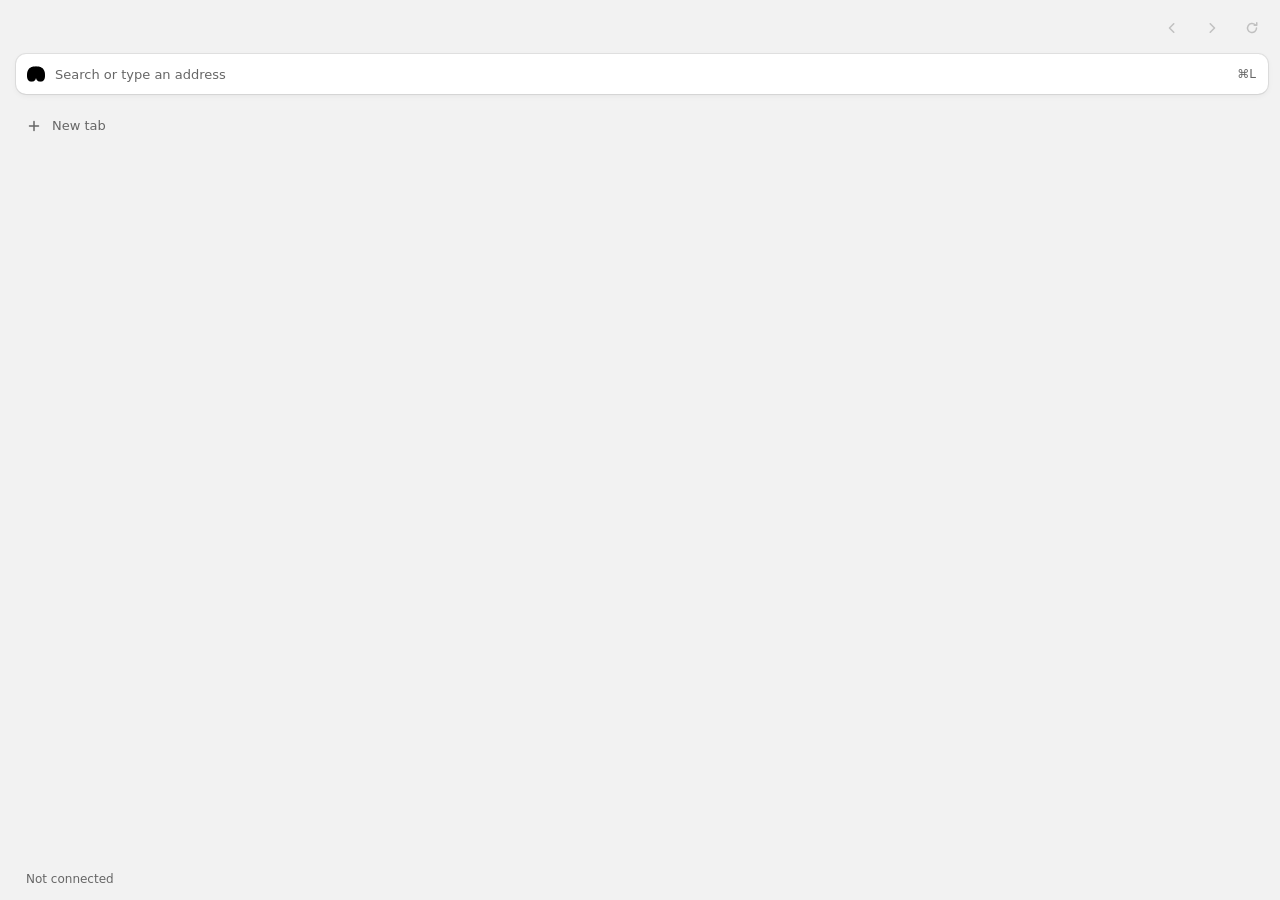
<file: src/shell_ui/index.html>
<!doctype html>
<!-- The shell page: the sidebar beside the web page. Served from ass://shell/. -->
<html lang="en">
  <head>
    <meta charset="utf-8">
    <meta name="color-scheme" content="light dark">
    <title>Ass</title>
    <link rel="stylesheet" href="shell.css">
    <script src="shell.js" defer></script>
  </head>
  <body>
    <!-- The mark at the two sizes the sidebar uses. shell.js draws each path from the mark's construction. -->
    <svg class="defs" aria-hidden="true" focusable="false">
      <symbol id="mark-18" viewBox="-1 -1 2 2"><path></path></symbol>
      <symbol id="mark-16" viewBox="-1 -1 2 2"><path></path></symbol>
    </svg>

    <nav class="nav" aria-label="Page">
      <button class="icon" id="back" type="button" aria-label="Back" disabled>
        <svg viewBox="0 0 16 16" aria-hidden="true"><path d="M9.75 3.75 5.5 8l4.25 4.25"></path></svg>
      </button>
      <button class="icon" id="forward" type="button" aria-label="Forward" disabled>
        <svg viewBox="0 0 16 16" aria-hidden="true"><path d="M6.25 3.75 10.5 8l-4.25 4.25"></path></svg>
      </button>
      <button class="icon swap" id="reload" type="button" aria-label="Reload" disabled>
        <svg class="when-idle" viewBox="0 0 16 16" aria-hidden="true"><path d="M12.5 8a4.5 4.5 0 1 1-1.32-3.18"></path><path d="M12.75 2.75v2.5h-2.5"></path></svg>
        <svg class="when-busy" viewBox="0 0 16 16" aria-hidden="true"><path d="M4.75 4.75l6.5 6.5M11.25 4.75l-6.5 6.5"></path></svg>
      </button>
    </nav>

    <div class="omni" id="omni">
      <div class="omni-box">
        <div class="omni-row" id="omni-row">
          <svg class="mark" aria-hidden="true" focusable="false"><use href="#mark-18"></use></svg>
          <span class="field">
            <input id="address" type="text" role="combobox" aria-label="Address or search" aria-autocomplete="list"
              aria-expanded="false" aria-controls="suggestions" aria-keyshortcuts="Meta+L" placeholder="Search or type an address"
              autocomplete="off" autocapitalize="off" spellcheck="false" enterkeyhint="go">
            <span class="shown" aria-hidden="true"><span class="scheme"></span><span class="host"><span class="host-text"></span></span><span class="rest"></span></span>
          </span>
          <kbd aria-hidden="true">⌘L</kbd>
        </div>
        <p class="error" id="address-error" role="alert" hidden></p>
        <ul class="suggestions" id="suggestions" role="listbox" aria-label="Suggestions" hidden></ul>
      </div>
    </div>

    <!-- The tabs and the New tab row are one list: the row sits under the last tab. -->
    <div class="list">
      <ul class="tabs" id="tabs" aria-label="Tabs"></ul>
      <p class="empty" id="empty" hidden>No tabs. Type above to open one.</p>
      <button class="newtab" id="new-tab" type="button" aria-keyshortcuts="Meta+T">
        <svg viewBox="0 0 16 16" aria-hidden="true"><path d="M8 3.5v9M3.5 8h9"></path></svg>
        <span>New tab</span>
      </button>
    </div>
    <p class="status" id="status" role="status"></p>

    <template id="tab-row">
      <li class="tab">
        <button class="tab-main" type="button">
          <svg class="glyph" aria-hidden="true" focusable="false"><use href="#mark-16"></use></svg>
          <span class="title" dir="auto"></span><span class="sr busy"></span>
        </button>
        <button class="tab-close" type="button">
          <svg viewBox="0 0 16 16" aria-hidden="true"><path d="M5.25 5.25l5.5 5.5M10.75 5.25l-5.5 5.5"></path></svg>
        </button>
      </li>
    </template>

    <template id="suggestion-row">
      <li class="suggestion" role="option" aria-selected="false">
        <svg class="glyph for-tab" aria-hidden="true" focusable="false"><use href="#mark-16"></use></svg>
        <svg class="glyph for-address" viewBox="0 0 16 16" aria-hidden="true"><path d="M3.5 8h9M9 4.5 12.5 8 9 11.5"></path></svg>
        <svg class="glyph for-search" viewBox="0 0 16 16" aria-hidden="true"><circle cx="7" cy="7" r="4.25"></circle><path d="m10.25 10.25 3 3"></path></svg>
        <span class="label"><span class="verb"></span><span class="text" dir="auto"></span></span>
        <small class="hint"></small>
      </li>
    </template>
  </body>
</html>
</file>
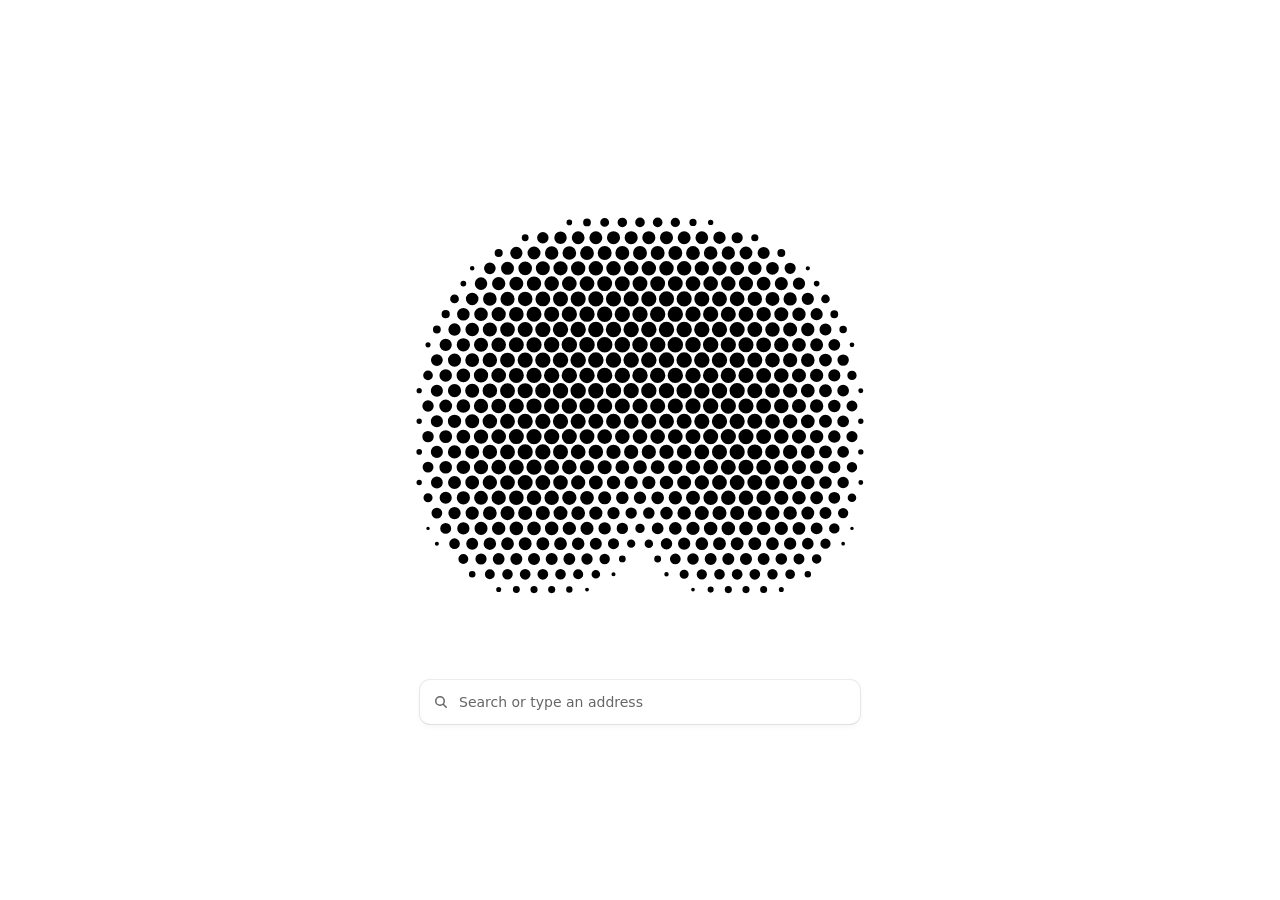
<file: src/start_ui/index.html>
<!doctype html>
<!-- The start page: the mark in dots, and one field under it. Its own files only: nothing inline,
     nothing from elsewhere. Built from the new-tab view of design/shell-prototype.html. -->
<html lang="en">
  <head>
    <meta charset="utf-8">
    <meta name="color-scheme" content="light dark">
    <title>New tab</title>
    <link rel="stylesheet" href="start.css">
    <script src="start.js" defer></script>
  </head>
  <body>
    <main class="start">
      <h1 class="sr">New tab</h1>
      <canvas id="hero" aria-hidden="true"></canvas>
      <form method="get" action="go" role="search">
        <!-- A label, so a click anywhere on the field puts the caret in it without a script. -->
        <label class="ask">
          <svg viewBox="0 0 16 16" aria-hidden="true"><circle cx="7" cy="7" r="4.25"></circle><path d="m10.25 10.25 3 3"></path></svg>
          <input id="q" name="q" type="text" aria-label="Search or type an address" placeholder="Search or type an address"
            autocomplete="off" autocapitalize="off" spellcheck="false" enterkeyhint="go">
        </label>
      </form>
    </main>
  </body>
</html>
</file>
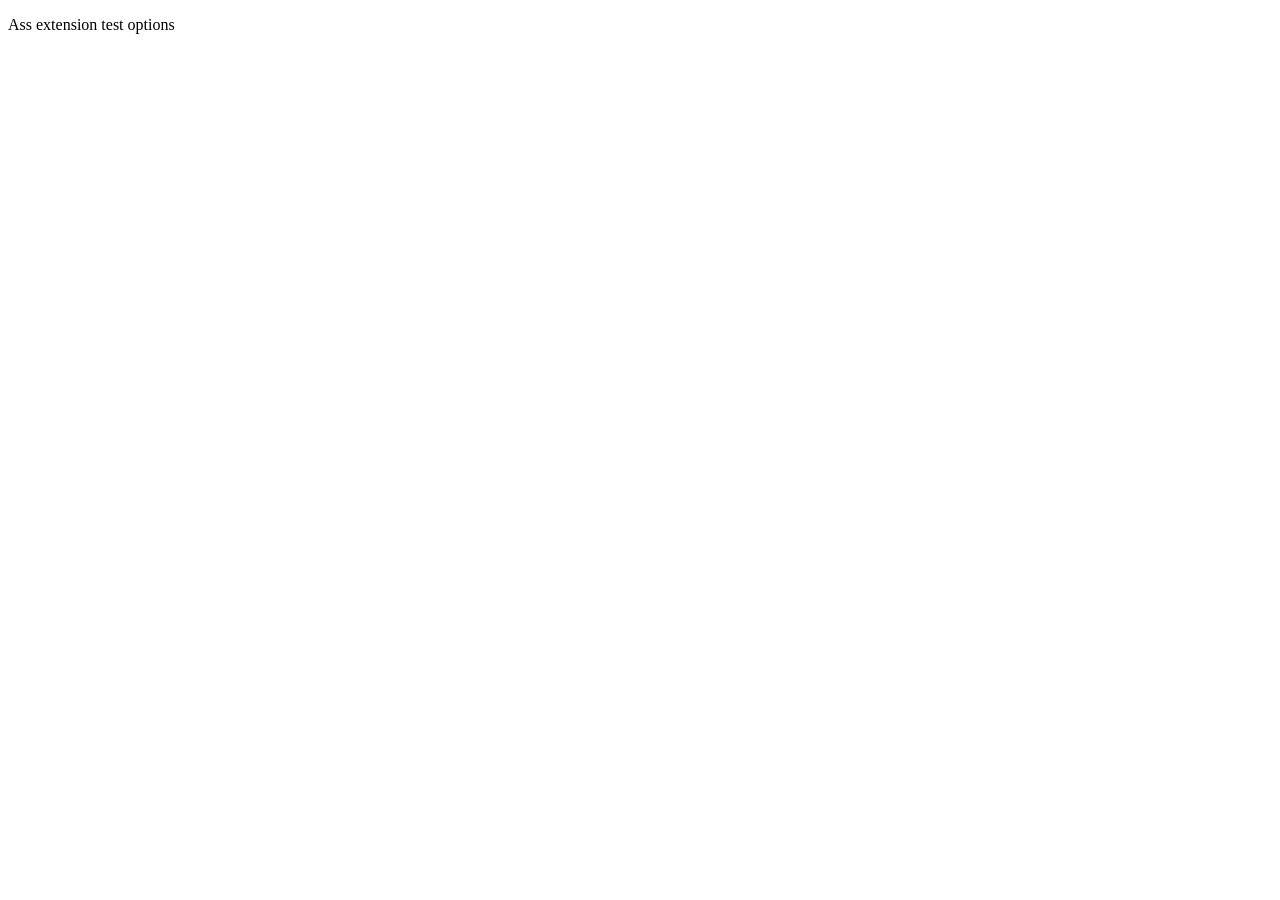
<file: tests/extension/options.html>
<!doctype html>
<html>
<head><meta charset="utf-8"><title>Ass extension test options</title></head>
<body>
<p>Ass extension test options</p>
<pre id="ass-records"></pre>
<script src="config.js"></script>
<script src="lib.js"></script>
<script src="options.js"></script>
</body>
</html>
</file>
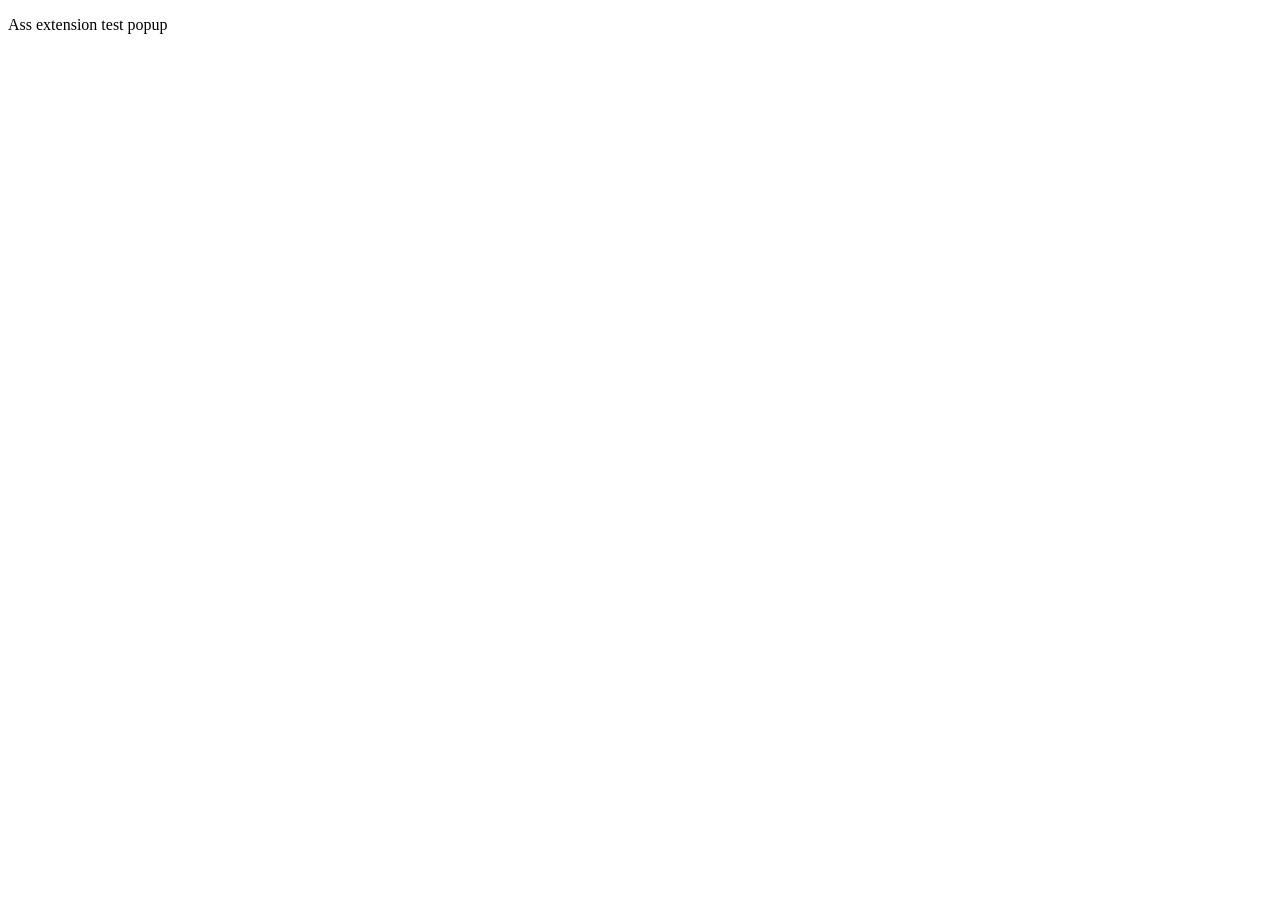
<file: tests/extension/popup.html>
<!doctype html>
<html>
<head><meta charset="utf-8"><title>Ass extension test popup</title></head>
<body>
<p>Ass extension test popup</p>
<pre id="ass-records"></pre>
<script src="config.js"></script>
<script src="lib.js"></script>
<script src="popup.js"></script>
</body>
</html>
</file>
<file: src/shell_ui/shell.css>
/* The shell page: the sidebar, 272 px wide, the full height of the window.
   Ported from design/shell-prototype.html. */

/* Theme. Two colors draw everything: ink and ground. Every other color is mixed
   from them here, and the rules below use only these tokens. A theme setting can
   later set --ink and --ground and choose the light or the dark set by its ground;
   nothing else has to change. */
:root {
  --ink: #000000;
  --ground: #ffffff;
  --radius: 10px;

  --chrome: color-mix(in srgb, var(--ink) 5%, var(--ground));
  --page: var(--ground);
  --raised: var(--ground);
  --hover: color-mix(in srgb, var(--ink) 6%, transparent);
  --active: color-mix(in srgb, var(--ink) 10%, transparent);
  --line: color-mix(in srgb, var(--ink) 12%, transparent);
  --muted: color-mix(in srgb, var(--ink) 60%, var(--ground));
  --tint: color-mix(in srgb, var(--ink) 18%, transparent);
  --scrim: color-mix(in srgb, var(--chrome) 62%, transparent);
  --elev: 0 0 0 1px color-mix(in srgb, var(--ink) 7%, transparent), 0 1px 2px -1px color-mix(in srgb, var(--ink) 8%, transparent), 0 2px 6px color-mix(in srgb, var(--ink) 5%, transparent);
  /* The prototype's --pop without its widest layer, which this narrow view would cut off. */
  --pop: 0 0 0 1px color-mix(in srgb, var(--ink) 9%, transparent), 0 10px 28px -10px color-mix(in srgb, var(--ink) 22%, transparent);

  --font-ui: system-ui, -apple-system, "Segoe UI", Roboto, "Helvetica Neue", sans-serif;
  --swap: cubic-bezier(0.2, 0, 0, 1);
  color-scheme: light;
}

@media (prefers-color-scheme: dark) {
  :root {
    --ink: #ffffff;
    --ground: #000000;
    --chrome: var(--ground);
    --page: color-mix(in srgb, var(--ink) 6%, var(--ground));
    --raised: color-mix(in srgb, var(--ink) 11%, var(--ground));
    --elev: 0 0 0 1px color-mix(in srgb, var(--ink) 9%, transparent);
    --pop: 0 0 0 1px color-mix(in srgb, var(--ink) 15%, transparent);
    color-scheme: dark;
  }
}

*, *::before, *::after { box-sizing: border-box; }
[hidden] { display: none !important; }
html { height: 100%; -webkit-font-smoothing: antialiased; }
body {
  height: 100%;
  margin: 0;
  overflow: hidden;
  display: flex;
  flex-direction: column;
  gap: 10px;
  padding: 12px 12px 12px 16px;
  background: var(--chrome);
  color: var(--ink);
  font: 13px/1.45 var(--font-ui);
  cursor: default;
  user-select: none;
}
button, input { font: inherit; color: inherit; }
button { border: 0; background: none; padding: 0; margin: 0; cursor: default; }
p, ul { margin: 0; padding: 0; }
ul { list-style: none; }
svg { width: 16px; height: 16px; flex: none; fill: none; stroke: currentColor; stroke-width: 1.5; stroke-linecap: round; stroke-linejoin: round; }
kbd { font: 12px var(--font-ui); color: var(--muted); }
:focus-visible { outline: 2px solid var(--ink); outline-offset: 2px; }
::selection { background: var(--tint); }
.defs { position: absolute; width: 0; height: 0; overflow: hidden; }
.sr { position: absolute; width: 1px; height: 1px; overflow: hidden; clip-path: inset(50%); white-space: nowrap; }

/* The mark, filled in. It fades in and out while a page loads. */
.mark, .glyph use { fill: currentColor; stroke: none; }
.mark { width: 18px; height: 18px; }
@keyframes breathe { 50% { opacity: 0.35; } }

/* Back, forward, reload */
.nav { height: 32px; flex: none; display: flex; justify-content: flex-end; gap: 8px; -webkit-app-region: drag; }
.nav .icon { -webkit-app-region: no-drag; }
.icon {
  position: relative;
  width: 32px;
  height: 32px;
  display: grid;
  place-items: center;
  border-radius: calc(var(--radius) - 2px);
  color: var(--muted);
  transition: background-color 100ms ease-out, color 100ms ease-out, scale 150ms ease-out;
}
.icon::after { content: ""; position: absolute; inset: -4px; }
.icon:enabled:hover { background: var(--hover); color: var(--ink); }
.icon:enabled:active { scale: 0.96; }
.icon:disabled { opacity: 0.35; }
/* Reload turns into stop while the page loads: both icons stay, one fades into the other. */
.swap svg { grid-area: 1 / 1; transition: opacity 150ms var(--swap), scale 150ms var(--swap), filter 150ms var(--swap); }
.swap .when-busy, .swap.busy .when-idle { opacity: 0; scale: 0.25; filter: blur(4px); }
.swap.busy .when-busy { opacity: 1; scale: 1; filter: none; }

/* The address field. At rest it shows the host; while editing it floats over the
   tab list with the suggestions under it, so the list never moves. */
.omni { position: relative; z-index: 1; height: 40px; flex: none; }
.omni-box {
  position: absolute;
  inset: 0 0 auto;
  border-radius: var(--radius);
  background: var(--page);
  box-shadow: var(--elev);
  transition: background-color 100ms ease-out, box-shadow 100ms ease-out;
}
.omni.editing .omni-box { background: var(--raised); box-shadow: var(--pop); }
/* While the panel is open, the prototype's scrim quiets the sidebar behind it.
   A click on it closes the panel. */
.omni.open::before { content: ""; position: fixed; inset: 0; background: var(--scrim); animation: fade 100ms ease-out; }
@keyframes fade { from { opacity: 0; } }
.omni-row { height: 40px; display: flex; align-items: center; gap: 10px; padding: 0 12px 0 11px; cursor: text; }
.omni.loading .mark { animation: breathe 700ms ease-in-out infinite; }
.field { position: relative; flex: 1; min-width: 0; height: 100%; }
.field input {
  width: 100%;
  height: 100%;
  padding: 0;
  border: 0;
  outline: 0;
  background: none;
  color: var(--ink);
  caret-color: var(--ink);
  text-overflow: ellipsis;
  user-select: text;
}
.field input::placeholder { color: var(--muted); opacity: 1; }
.omni:not(.editing) .field input { color: transparent; }
.omni.editing .shown, .omni.editing kbd { display: none; }
/* Host in ink, the rest dimmed. A host too long to fit is cut at its start, so the
   part that names the site, at its end, is the part that stays visible. */
.shown { position: absolute; inset: 0; display: flex; align-items: center; white-space: nowrap; overflow: hidden; pointer-events: none; }
.scheme, .rest { color: var(--muted); }
.scheme { flex: none; }
.host { flex: 0 1 auto; min-width: 0; overflow: hidden; text-overflow: ellipsis; direction: rtl; }
.host-text { direction: ltr; unicode-bidi: isolate; }
/* The path gets only the room the host leaves, so it never squeezes the host. */
.rest { flex: 1 1 0; min-width: 0; overflow: hidden; text-overflow: ellipsis; }

.error { padding: 0 12px 10px 39px; font-size: 12px; line-height: 1.4; overflow-wrap: anywhere; text-wrap: pretty; user-select: text; }
.suggestions { padding: 4px; border-top: 1px solid var(--line); }
.suggestion {
  height: 36px;
  display: flex;
  align-items: center;
  gap: 10px;
  padding: 0 8px 0 7px;
  border-radius: calc(var(--radius) - 4px);
  color: var(--muted);
}
/* Hover is the pointer's alone; the highlight (what Enter runs) follows the keyboard. */
.suggestion:hover { background: var(--hover); }
.suggestion[aria-selected="true"] { background: var(--active); color: var(--ink); }
/* A tab that closed after the user typed: its row keeps its place and does nothing. */
.suggestion[aria-disabled="true"] { opacity: 0.35; }
.suggestion .glyph { display: none; }
.suggestion[data-kind="tab"] .for-tab, .suggestion[data-kind="address"] .for-address, .suggestion[data-kind="search"] .for-search { display: block; }
.label { flex: 1; min-width: 0; overflow: hidden; text-overflow: ellipsis; white-space: nowrap; }
.verb:not(:empty) { margin-right: 0.3em; }
.text { color: var(--ink); }
.hint { flex: none; font-size: 12px; color: var(--muted); }

/* Tabs */
.list { flex: 0 1 auto; min-height: 0; display: flex; flex-direction: column; gap: 2px; }
.tabs {
  flex: 0 1 auto;
  min-height: 0;
  display: flex;
  flex-direction: column;
  gap: 2px;
  overflow-y: auto;
  overscroll-behavior: contain;
  scrollbar-width: thin;
  scrollbar-color: var(--line) transparent;
}
.tab {
  position: relative;
  height: 40px;
  flex: none;
  border-radius: calc(var(--radius) - 2px);
  color: var(--muted);
  transition: background-color 100ms ease-out, color 100ms ease-out;
}
.tab:hover { background: var(--hover); color: var(--ink); }
.tab.active { background: var(--active); color: var(--ink); }
.tab-main {
  width: 100%;
  height: 100%;
  display: flex;
  align-items: center;
  gap: 10px;
  padding: 0 10px;
  border-radius: inherit;
  text-align: left;
}
.tab.active .tab-main { font-weight: 600; }
.tab-main:focus-visible, .newtab:focus-visible { outline-offset: -2px; }
.title { flex: 1; min-width: 0; overflow: hidden; text-overflow: ellipsis; white-space: nowrap; }
.tab.loading .glyph { animation: breathe 700ms ease-in-out infinite; }
/* The close button shows on hover and on keyboard focus; the title makes room for it. */
.tab-close {
  position: absolute;
  top: 6px;
  right: 6px;
  width: 28px;
  height: 28px;
  display: grid;
  place-items: center;
  border-radius: calc(var(--radius) - 4px);
  color: var(--muted);
  opacity: 0;
  transition: opacity 100ms ease-out, background-color 100ms ease-out, color 100ms ease-out, scale 150ms ease-out;
}
.tab-close::after { content: ""; position: absolute; inset: -6px; }
/* Keyboard focus on either button shows the close button; a mouse click does not. */
.tab:hover .tab-close, .tab-main:focus-visible + .tab-close, .tab-close:focus-visible { opacity: 1; }
.tab:hover .tab-main, .tab:focus-within .tab-main { padding-right: 40px; }
.tab-close:hover { background: var(--hover); color: var(--ink); }
.tab-close:active { scale: 0.96; }

.empty { padding: 10px; color: var(--muted); }

.newtab {
  height: 40px;
  flex: none;
  display: flex;
  align-items: center;
  gap: 10px;
  padding: 0 10px;
  border-radius: calc(var(--radius) - 2px);
  color: var(--muted);
  text-align: left;
  transition: background-color 100ms ease-out, color 100ms ease-out;
}
.newtab span { flex: 1; }
.newtab:hover { background: var(--hover); color: var(--ink); }
.newtab.on { background: var(--active); color: var(--ink); font-weight: 600; }

.status { margin-top: auto; padding: 0 10px; font-size: 12px; color: var(--muted); }
.status:empty { display: none; }

@media (prefers-reduced-motion: reduce) {
  *, *::before, *::after { transition-duration: 0.01ms !important; animation: none !important; }
  /* Without motion, a loading mark is shown dimmed instead. */
  .omni.loading .mark, .tab.loading .glyph { opacity: 0.45; }
}
</file>
<file: src/start_ui/start.css>
/* The start page: the mark in dots and one field, in a tab's page area.
   From design/shell-prototype.html (.start, #hero and .ask). */

/* Theme. The same two colors and the same mixes as src/shell_ui/shell.css; the
   rules below use only these tokens. */
:root {
  --ink: #000000;
  --ground: #ffffff;
  --radius: 10px;

  --page: var(--ground);
  --raised: var(--ground);
  --muted: color-mix(in srgb, var(--ink) 60%, var(--ground));
  --tint: color-mix(in srgb, var(--ink) 18%, transparent);
  --elev: 0 0 0 1px color-mix(in srgb, var(--ink) 7%, transparent), 0 1px 2px -1px color-mix(in srgb, var(--ink) 8%, transparent), 0 2px 6px color-mix(in srgb, var(--ink) 5%, transparent);
  --pop: 0 0 0 1px color-mix(in srgb, var(--ink) 9%, transparent), 0 10px 28px -10px color-mix(in srgb, var(--ink) 22%, transparent);

  --font-ui: system-ui, -apple-system, "Segoe UI", Roboto, "Helvetica Neue", sans-serif;
  color-scheme: light;
}

@media (prefers-color-scheme: dark) {
  :root {
    --ink: #ffffff;
    --ground: #000000;
    --page: color-mix(in srgb, var(--ink) 6%, var(--ground));
    --raised: color-mix(in srgb, var(--ink) 11%, var(--ground));
    --elev: 0 0 0 1px color-mix(in srgb, var(--ink) 9%, transparent);
    --pop: 0 0 0 1px color-mix(in srgb, var(--ink) 15%, transparent);
    color-scheme: dark;
  }
}

*, *::before, *::after { box-sizing: border-box; }
html, body { height: 100%; }
html { -webkit-font-smoothing: antialiased; }
body { margin: 0; background: var(--page); color: var(--ink); font: 14px/1.45 var(--font-ui); }
input { font: inherit; color: inherit; }
svg { width: 16px; height: 16px; flex: none; fill: none; stroke: currentColor; stroke-width: 1.5; stroke-linecap: round; stroke-linejoin: round; }
canvas { display: block; }
::selection { background: var(--tint); }
.sr { position: absolute; width: 1px; height: 1px; overflow: hidden; clip-path: inset(50%); white-space: nowrap; }

.start {
  min-height: 100%;
  display: flex;
  flex-direction: column;
  align-items: center;
  justify-content: center;
  gap: clamp(20px, 5vh, 44px);
  padding: 32px 24px;
}
#hero { width: min(52vh, 70%, 460px); aspect-ratio: 1; max-width: 100%; }
.start form { width: min(440px, 100%); }

/* The field. While it is being typed in it takes the look of the sidebar's
   address field being edited: raised, with the deeper shadow. */
.ask {
  height: 44px;
  display: flex;
  align-items: center;
  gap: 10px;
  padding: 0 14px 0 13px;
  border-radius: var(--radius);
  background: var(--raised);
  box-shadow: var(--elev);
  color: var(--muted);
  cursor: text;
  transition: color 100ms ease-out, box-shadow 100ms ease-out;
}
.ask:hover { color: var(--ink); }
.ask:focus-within { box-shadow: var(--pop); }
.ask input {
  flex: 1;
  min-width: 0;
  height: 100%;
  padding: 0;
  border: 0;
  outline: 0;
  background: none;
  color: var(--ink);
  caret-color: var(--ink);
  text-overflow: ellipsis;
}
.ask input::placeholder { color: var(--muted); opacity: 1; }

@media (prefers-reduced-motion: reduce) {
  *, *::before, *::after { transition-duration: 0.01ms !important; animation: none !important; }
}
</file>
